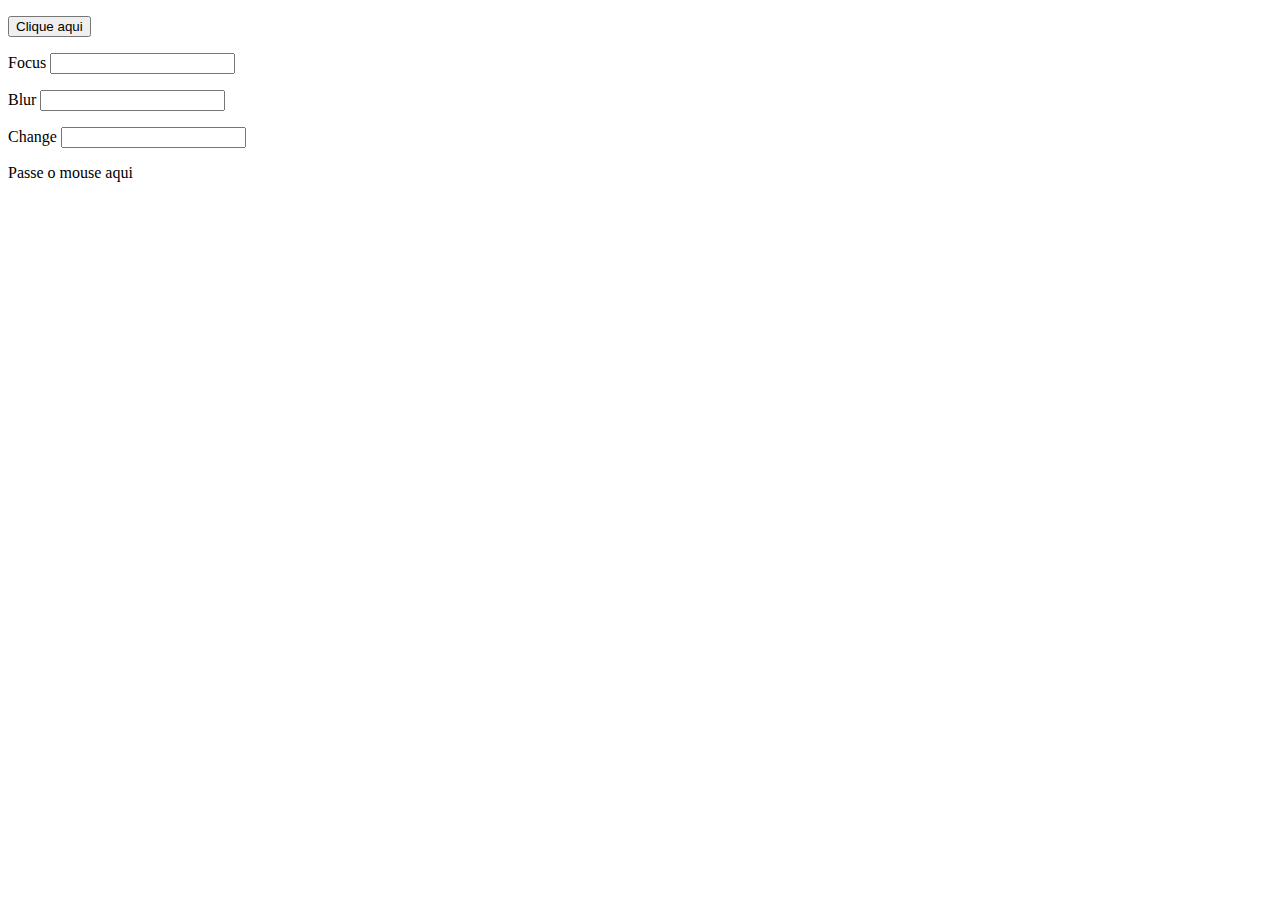
<file: exemplos/index.html>
<!DOCTYPE html>
<html lang="en">

<head>
    <meta charset="UTF-8">
    <meta name="viewport" content="width=device-width, initial-scale=1.0">
    <title>Document</title>
</head>

<body>

    <p><button onclick="cliqueAqui()">Clique aqui</button>
    </p>

    <p>Focus
        <input type="text" onfocus="focar()">
    </p>

    <p>Blur
        <input type="text" onblur="borrar()">
    </p>

    <p>Change
        <input type="text" onchange="Mudar()">
    </p>

    <p onmouseover="Mouse()">Passe o mouse aqui</p>


    <script src="eventos.js"></script>

</body>

</html>
</file>
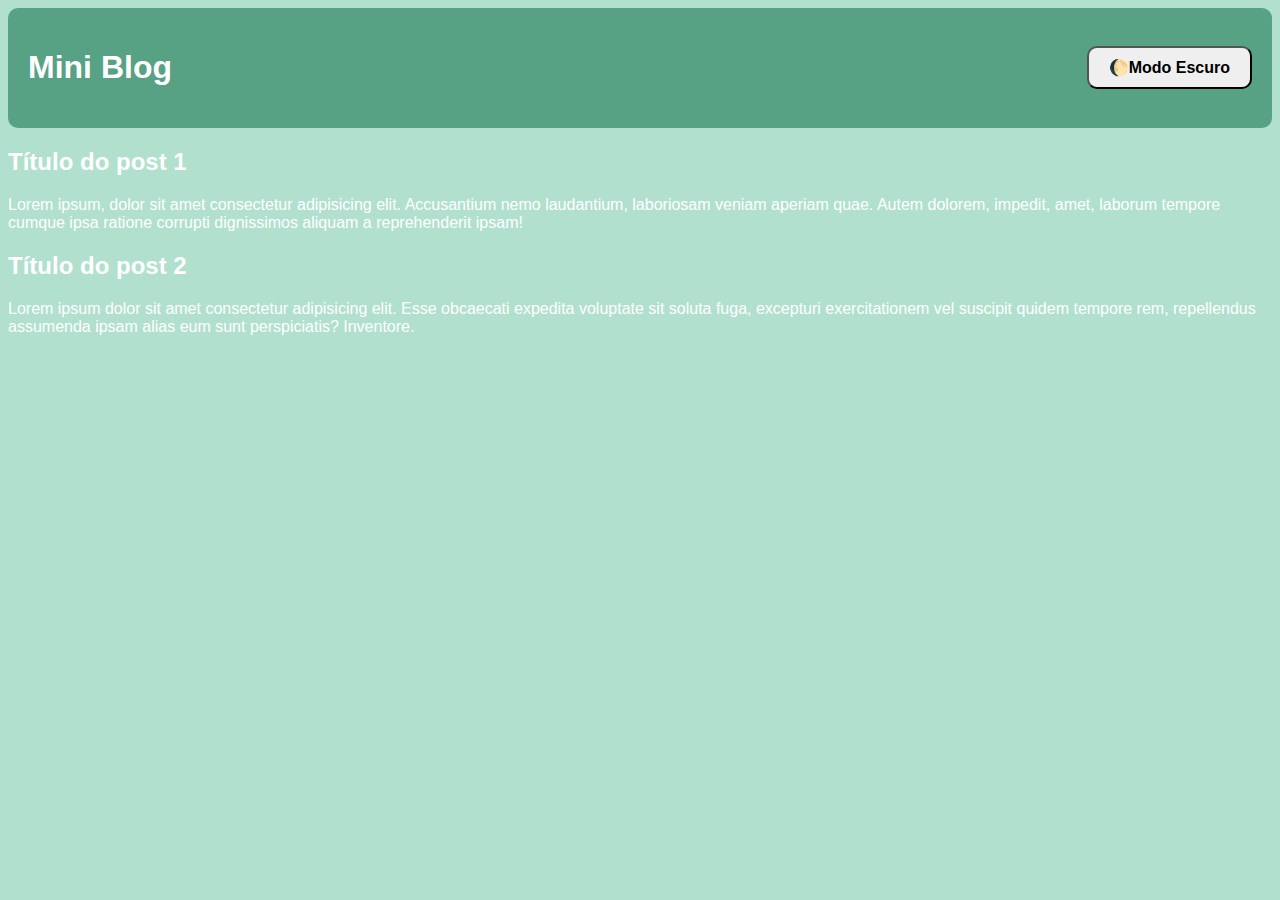
<file: exercicios/index.html>
<!DOCTYPE html>
<html lang="en">
<head>
    <meta charset="UTF-8">
    <meta name="viewport" content="width=device-width, initial-scale=1.0">
    <title>Document</title>
    <link rel="stylesheet" href="style6.css">
</head>
<body>
    <header> <nav>
        <h1>Mini Blog</h1>
    <button onclick="darkMode()">🌔Modo Escuro</button>
    </nav></header>
   
 
    <h2>Título do post 1 </h2>
    <p>Lorem ipsum, dolor sit amet consectetur adipisicing elit. Accusantium nemo laudantium, laboriosam veniam aperiam quae. Autem dolorem, impedit, amet, laborum tempore cumque ipsa ratione corrupti dignissimos aliquam a reprehenderit ipsam!</p>
 
    <h2>Título do post 2</h2>
    <p>Lorem ipsum dolor sit amet consectetur adipisicing elit. Esse obcaecati expedita voluptate sit soluta fuga, excepturi exercitationem vel suscipit quidem tempore rem, repellendus assumenda ipsam alias eum sunt perspiciatis? Inventore.</p>
 
 
 
    <script src="script.js"></script>
</body>
</html>
</file>
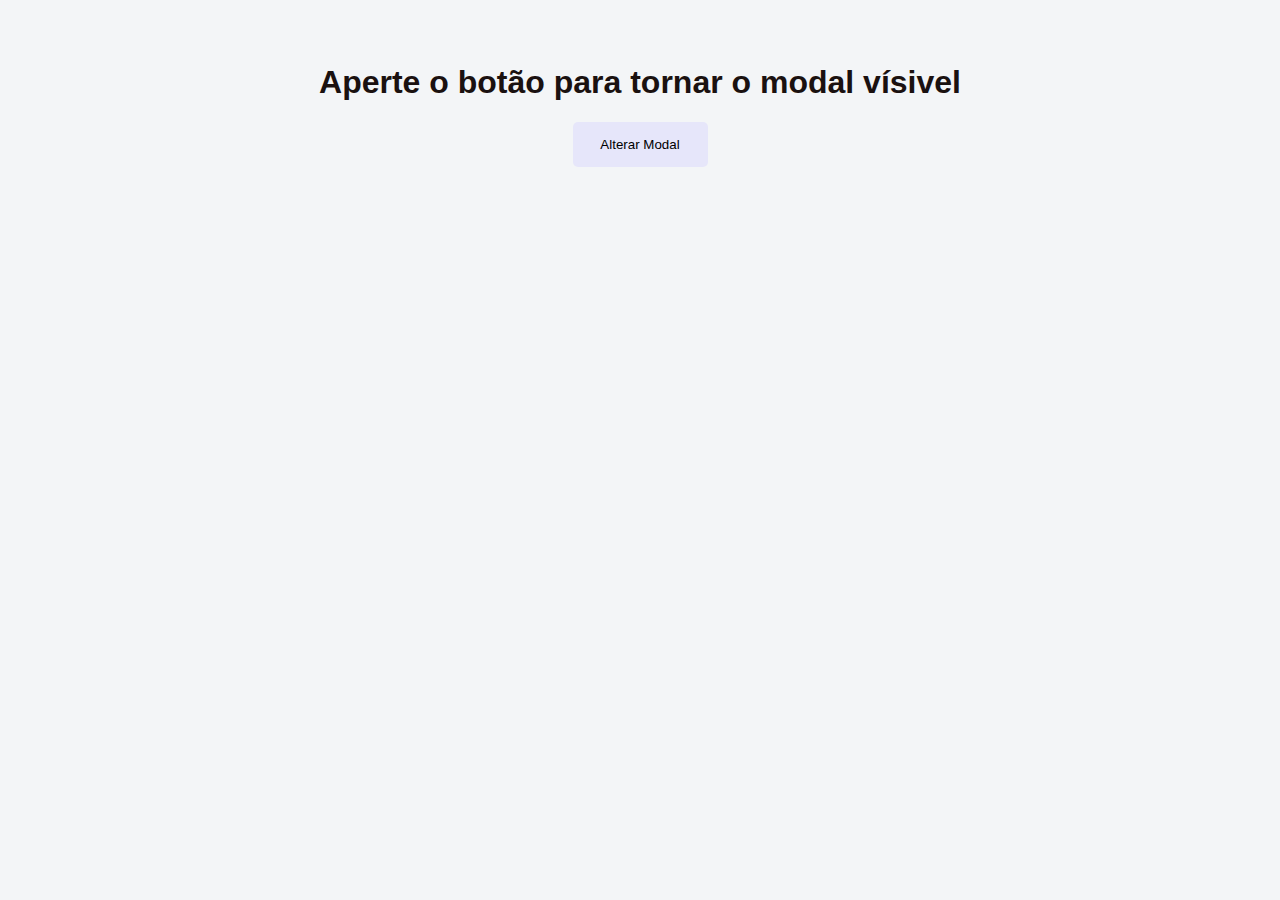
<file: exemplos/modal/index.html>
<!DOCTYPE html>
<html lang="en">
<head>
    <meta charset="UTF-8">
    <meta name="viewport" content="width=device-width, initial-scale=1.0">
    <title>Document</title>
    <link rel="stylesheet" href="style.css">
</head>
<body>

    <h1 class="title">Aperte o botão para tornar o modal vísivel</h1>

    <div class="modal">
        <div class="content">
            <h1 class="title">Olá,sou um modal</h1>
            <p class="text">Você pode me fechar clicando fora desta área</p>
            <button class="btnFechar">Clique aqui para fechar</button>
        </div>
    </div>

    <button class="modalBnt">Alterar Modal </button>


    <script src="java.js"></script>
</body>
</html>
</file>
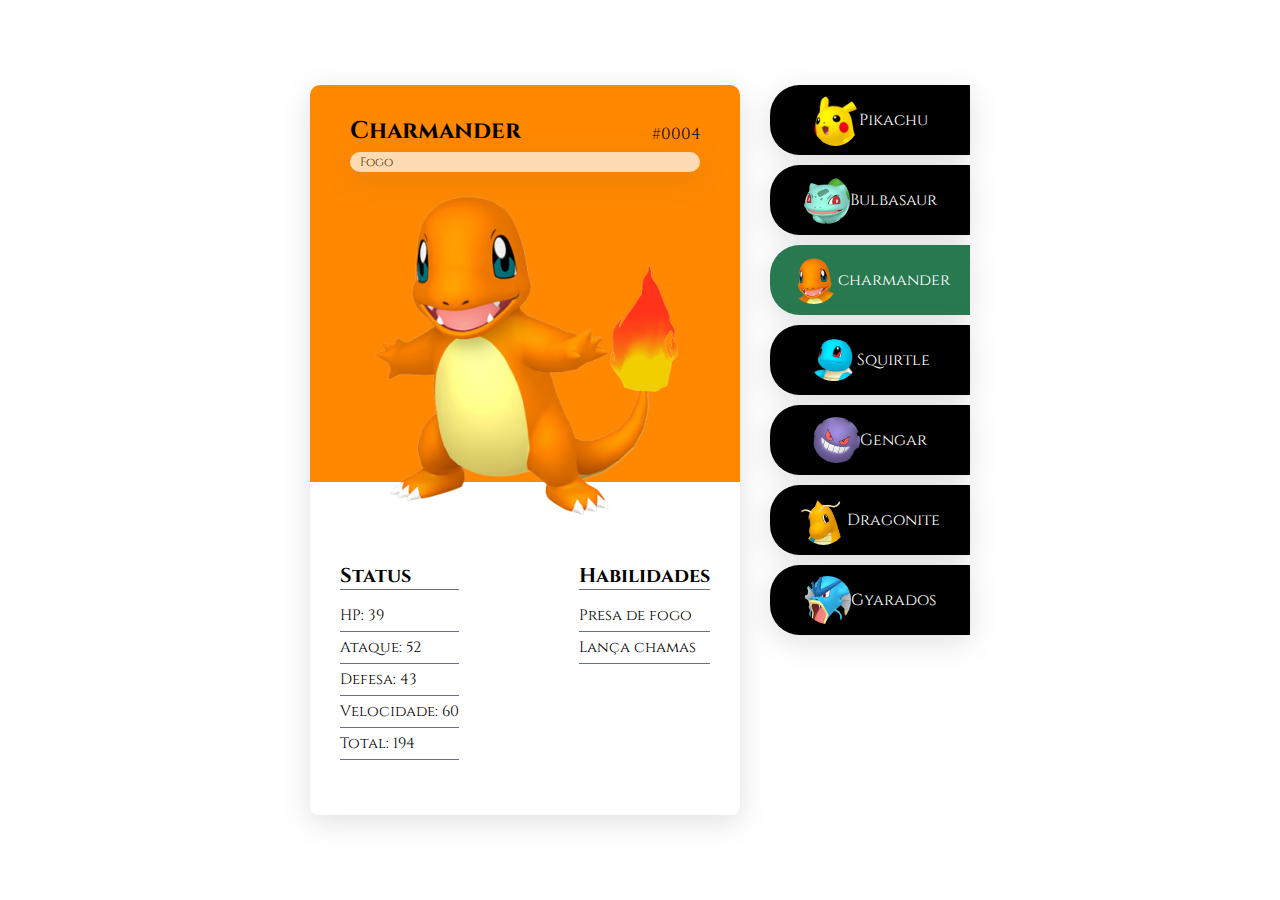
<file: pokemon/src/index.html>
<!DOCTYPE html>
<html lang="en">
<head>
    <meta charset="UTF-8">
    <meta name="viewport" content="width=device-width, initial-scale=1.0">
    <title>Document</title>
    <link rel="stylesheet" href="css/global.css">
    <link rel="stylesheet" href="css/reset.css">
    <link rel="stylesheet" href="css/card.css">
    <link rel="stylesheet" href="css/list.css">
    <link rel="stylesheet" href="css/responsive.css">
</head>
<body>
    <div class="pokedex">


        <!-- pikachu -->
        <div class="pokemon-cards">
            <div class="pokemon-card electric-type" id="pikachu-card">
                <div class="card-top">
                    <div class="details">
                        <h2 class="name">Pikachu</h2>
                        <span>#0025</span>
                    </div>
                    <div class="type">Elétrico</div>
                    <div class="card-img">
                        <img src="images/pikachu.png" alt="pikachu">
                    </div>
                </div>
                <div class="card-info">
                    <div class="status">
                        <h3>Status</h3>
                        <ul>
                            <li>HP: 35</li>
                            <li>Ataque: 55</li>
                            <li>Defesa: 40</li>
                            <li>Velocidade: 90</li>
                            <li>Total: 200</li>
                        </ul>
                    </div>
                    <div class="ability">
                        <h3>Habilidades</h3>
                        <ul>
                            <li>Cabeçada</li>
                            <li>Choque do Trovão</li>
                        </ul>
                    </div>
                </div>
            </div>
 
            <!-- bulbasauro -->
            <div class="pokemon-card grass-type" id="bulbasaur-card">
                <div class="card-top">
                    <div class="details">
                        <h2 class="name">Bulbasauro</h2>
                        <span>#0001</span>
                    </div>
                    <div class="type">Grama</div>
                    <div class="card-img">
                        <img src="images/bulbasaur.png" alt="bulbasaur">
                    </div>
                </div>
                <div class="card-info">
                    <div class="status">
                        <h3>Status</h3>
                        <ul>
                            <li>HP: 45</li>
                            <li>Ataque: 49</li>
                            <li>Defesa: 49</li>
                            <li>Velocidade: 45</li>
                            <li>Total: 188</li>
                        </ul>
                    </div>
                    <div class="ability">
                        <h3>Habilidades</h3>
                        <ul>
                            <li>Folha Navalha</li>
                            <li>Bomba de Semente</li>
                        </ul>
                    </div>
                </div>
            </div>
 
            <!-- charmander -->
            <div class="pokemon-card fire-type open" id="charmander-card">
                <div class="card-top">
                    <div class="details">
                        <h2 class="name">Charmander</h2>
                        <span>#0004</span>
                    </div>
                    <div class="type">Fogo</div>
                    <div class="card-img">
                        <img src="images/charmander.png" alt="charmander">
                    </div>
                </div>
                <div class="card-info">
                    <div class="status">
                        <h3>Status</h3>
                        <ul>
                            <li>HP: 39</li>
                            <li>Ataque: 52</li>
                            <li>Defesa: 43</li>
                            <li>Velocidade: 60</li>
                            <li>Total: 194</li>
                        </ul>
                    </div>
                    <div class="ability">
                        <h3>Habilidades</h3>
                        <ul>
                            <li>Presa de fogo </li>
                            <li>Lança chamas</li>
                        </ul>
                    </div>
                </div>
            </div>
 
            <!-- squirtle -->
            <div class="pokemon-card water-type" id="squirtle-card">
                <div class="card-top">
                    <div class="details">
                        <h2 class="name">Squirtle</h2>
                        <span>#0007</span>
                    </div>
                    <div class="type">Água</div>
                    <div class="card-img">
                        <img src="images/squirtle.png" alt="squirtle">
                    </div>
                </div>
                <div class="card-info">
                    <div class="status">
                        <h3>Status</h3>
                        <ul>
                            <li>HP: 44</li>
                            <li>Ataque: 48</li>
                            <li>Defesa: 65</li>
                            <li>Velocidade: 43</li>
                            <li>Total: 200</li>
                        </ul>
                    </div>
                    <div class="ability">
                        <h3>Habilidades</h3>
                        <ul>
                            <li>Cauda de água</li>
                            <li>revolver d'água</li>
                        </ul>
                    </div>
                </div>
            </div>
 
            <!-- gengar -->
            <div class="pokemon-card ghost-type" id="gengar-card">
                <div class="card-top">
                    <div class="details">
                        <h2 class="name">Gengar</h2>
                        <span>#0094</span>
                    </div>
                    <div class="type">Fantasma</div>
                    <div class="card-img">
                        <img src="images/gengar.png" alt="gengar">
                    </div>
                </div>
                <div class="card-info">
                    <div class="status">
                        <h3>Status</h3>
                        <ul>
                            <li>HP: 60</li>
                            <li>Ataque: 65</li>
                            <li>Defesa: 60</li>
                            <li>Velocidade: 100</li>
                            <li>Total: 295</li>
                        </ul>
                    </div>
                    <div class="ability">
                        <h3>Habilidades</h3>
                        <ul>
                            <li>Sombra noturna</li>
                            <li>Passessão</li>
                        </ul>
                    </div>
                </div>
            </div>
 
            <!-- dragonite -->
            <div class="pokemon-card dragon-type" id="dragonite-card">
                <div class="card-top">
                    <div class="details">
                        <h2 class="name">Dragonite</h2>
                        <span>#0149</span>
                    </div>
                    <div class="type">Dragão</div>
                    <div class="card-img">
                        <img src="images/dragonite.png" alt="dragonite">
                    </div>
                </div>
                <div class="card-info">
                    <div class="status">
                        <h3>Status</h3>
                        <ul>
                            <li>HP: 91</li>
                            <li>Ataque: 134</li>
                            <li>Defesa: 95</li>
                            <li>Velocidade: 80</li>
                            <li>Total: 400</li>
                        </ul>
                    </div>
                    <div class="ability">
                        <h3>Habilidades</h3>
                        <ul>
                            <li>Dança do Dragão</li>
                            <li>Ultraje</li>
                        </ul>
                    </div>
                </div>
            </div>

 
            <!-- Gyarados -->
            <div class="pokemon-card fly-type" id="gyarados-card">
                <div class="card-top">
                    <div class="details">
                        <h2 class="name">Gyarados</h2>
                        <span>#0130</span>
                    </div>
                    <div class="type">Água</div>
                    <div class="card-img">
                        <img src="images/gyarados.png" alt="gyarados">
                    </div>
                </div>
                <div class="card-info">
                    <div class="status">
                        <h3>Status</h3>
                        <ul>
                            <li>HP: 95</li>
                            <li>Ataque: 125</li>
                            <li>Defesa: 79</li>
                            <li>Velocidade: 81</li>
                            <li>Total: 380</li>
                        </ul>
                    </div>
                    <div class="ability">
                        <h3>Habilidades</h3>
                        <ul>
                            <li>Intimidação</li>
                            <li>Habilidades Oculta</li>
                        </ul>
                    </div>
                </div>
            </div>
 
        </div>
 
        <nav class="listagem">
            <ul>
 
                <li class="pokemon" id="pikachu">
                    <img src="images/cabeca-pikachu.png" alt="pikachu">
                    <span>Pikachu</span>
                </li>
 
 
                <li class="pokemon" id="bulbasaur">
                    <img src="images/cabeca-bulbasaur.png" alt="bulbasaur">
                    <span>Bulbasaur</span>
                </li>
 
                <li class="pokemon ativo" id="charmander">
                    <img src="images/cabeca-charmander.png" alt="Charmander">
                    <span>charmander</span>
                </li>
 
                <li class="pokemon" id="squirtle">
                    <img src="images/cabeca-squirtle.png" alt="Squirtle">
                    <span>Squirtle</span>
                </li>
 
                <li class="pokemon" id="gengar">
                    <img src="images/cabeca-gengar.png" alt="Gengar">
                    <span>Gengar</span>
                </li>
 
                <li class="pokemon" id="dragonite">
                    <img src="images/cabeca-dragonite.png
                    " alt="dragonite">
                  <span>Dragonite</span>
                </li>
 
                <li class="pokemon" id="gyarados">
                    <img src="images/cabeca-gyarados.png" alt="Gyarados">
                    <span>Gyarados</span>
                </li>
 
 
 
            </ul>
        </nav>
    </div>
 
   <script src="js/script.js"></script>
</body>
</html>
</file>
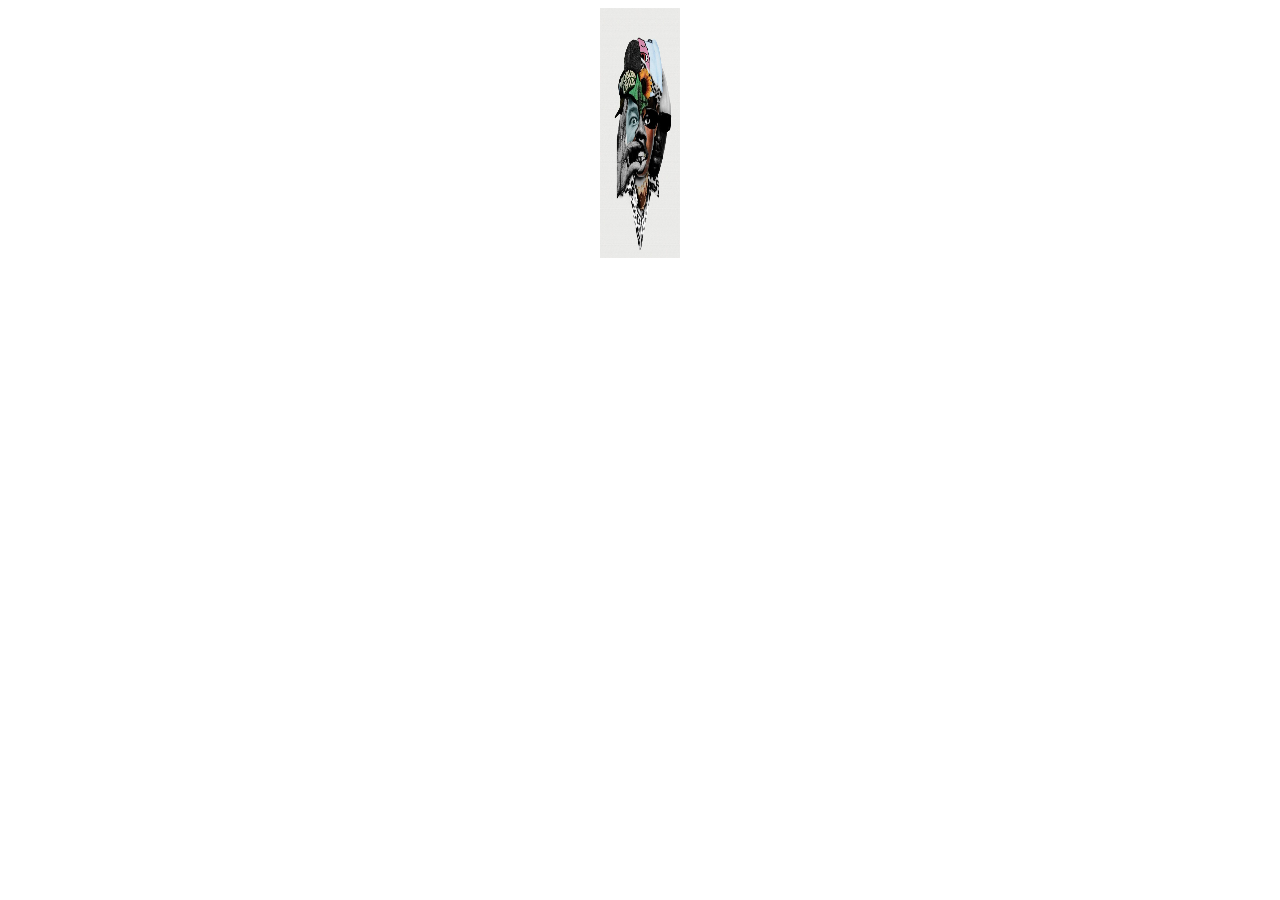
<file: exemplos/carrosel.html>
<!DOCTYPE html>
<html lang="en">
<head>
    <meta charset="UTF-8">
    <meta name="viewport" content="width=device-width, initial-scale=1.0">
    <title>Document</title>
    <link rel="stylesheet" href="carrosel.css">
</head>
<body>
    

    <div id="slider">
        <img class="selected"  src="images2/download (12).jpg" alt="tyler">
        <img   src="images2/download (13).jpg" alt="ye">
        <img   src="images2/download (14).jpg" alt="frank">
    </div>


    <script src="carrosel.js"></script>
</body>
</html>
</file>
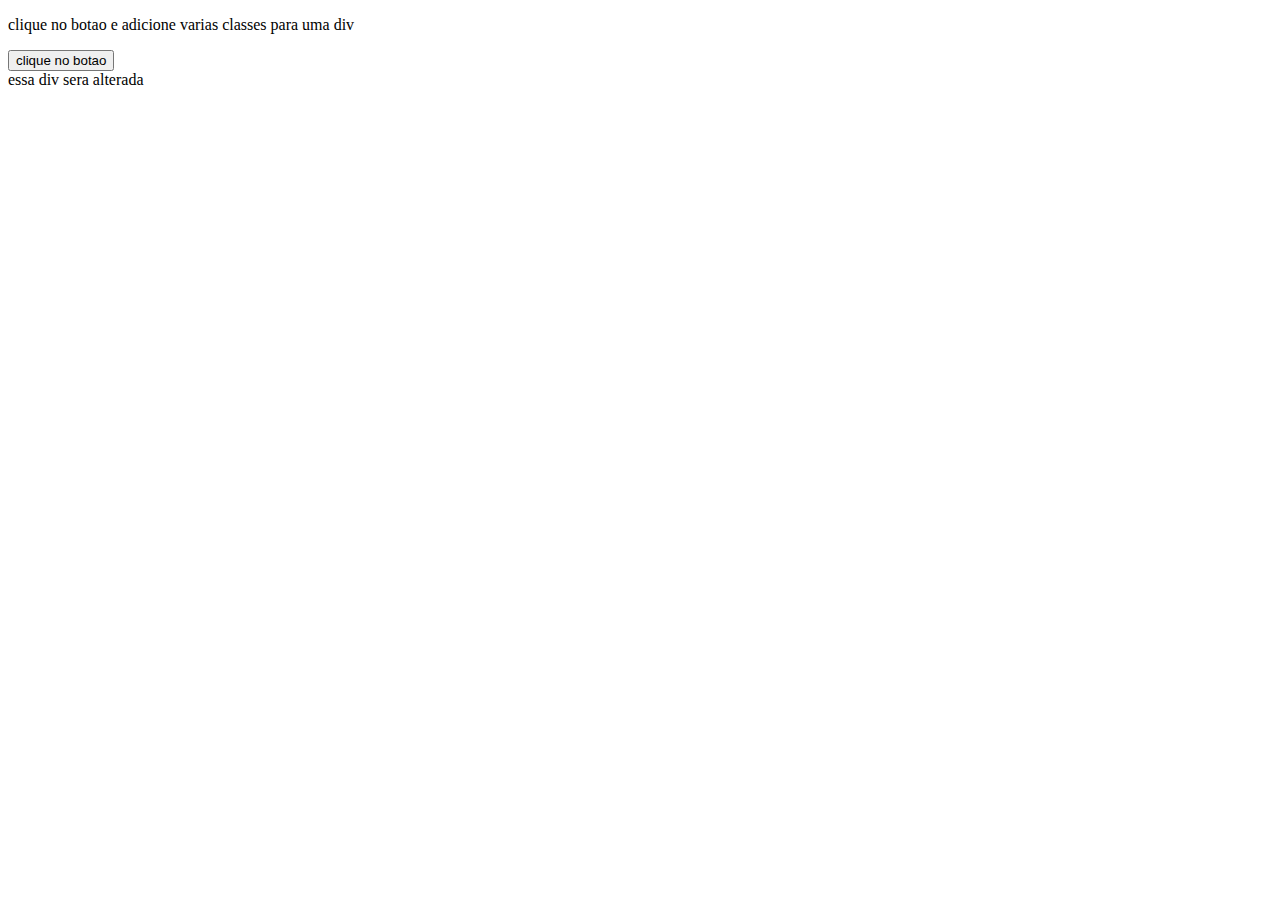
<file: exemplos/classlist.html>
<!DOCTYPE html>
<html lang="en">
<head>
    <meta charset="UTF-8">
    <meta name="viewport" content="width=device-width, initial-scale=1.0">
    <title>Document</title>
    <link rel="stylesheet" href="classlist.css">
</head>
<body>
    
    <p>clique no botao e adicione varias classes para uma div</p>
 
    <button>clique no botao</button>
    <div id="minhaDiv">
        essa div sera alterada
    </div>
 

    <script src="classlist.js"></script>
</body>
</html>
</file>
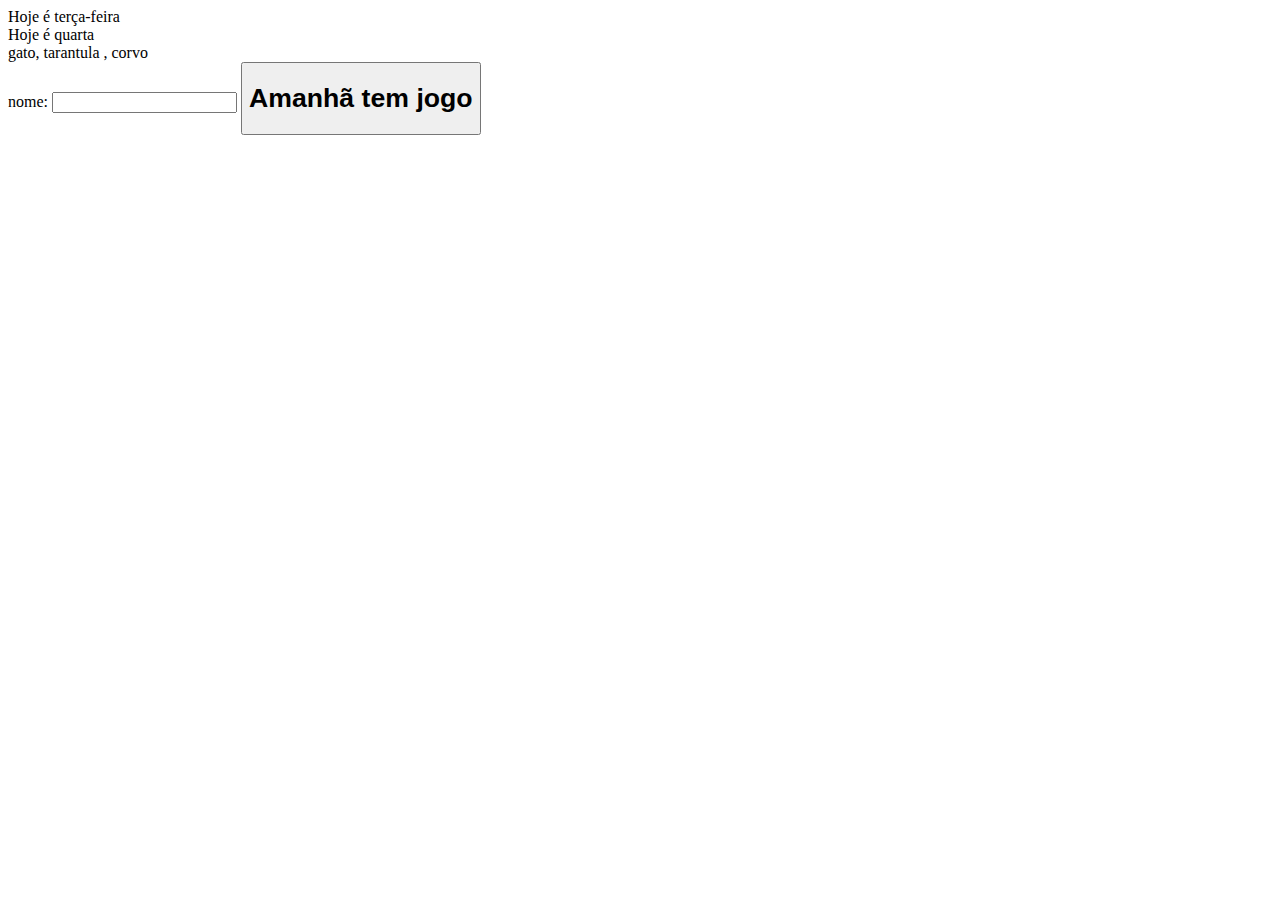
<file: exemplos/dom.html>
<!DOCTYPE html>
<html lang="en">
<head>
    <meta charset="UTF-8">
    <meta name="viewport" content="width=device-width, initial-scale=1.0">
    <title>Document</title>
</head>
<body>
    
    <div id="exemplo">fulano</div>

    <div class="lista"> cachorro, papagaio, lagarto</div>
    <div class="lista"> gato, tarantula , corvo</div>

    nome: <input type="text">
    <button>teste</button>






    <script src="dom.js"></script>
</body>
</html>
</file>
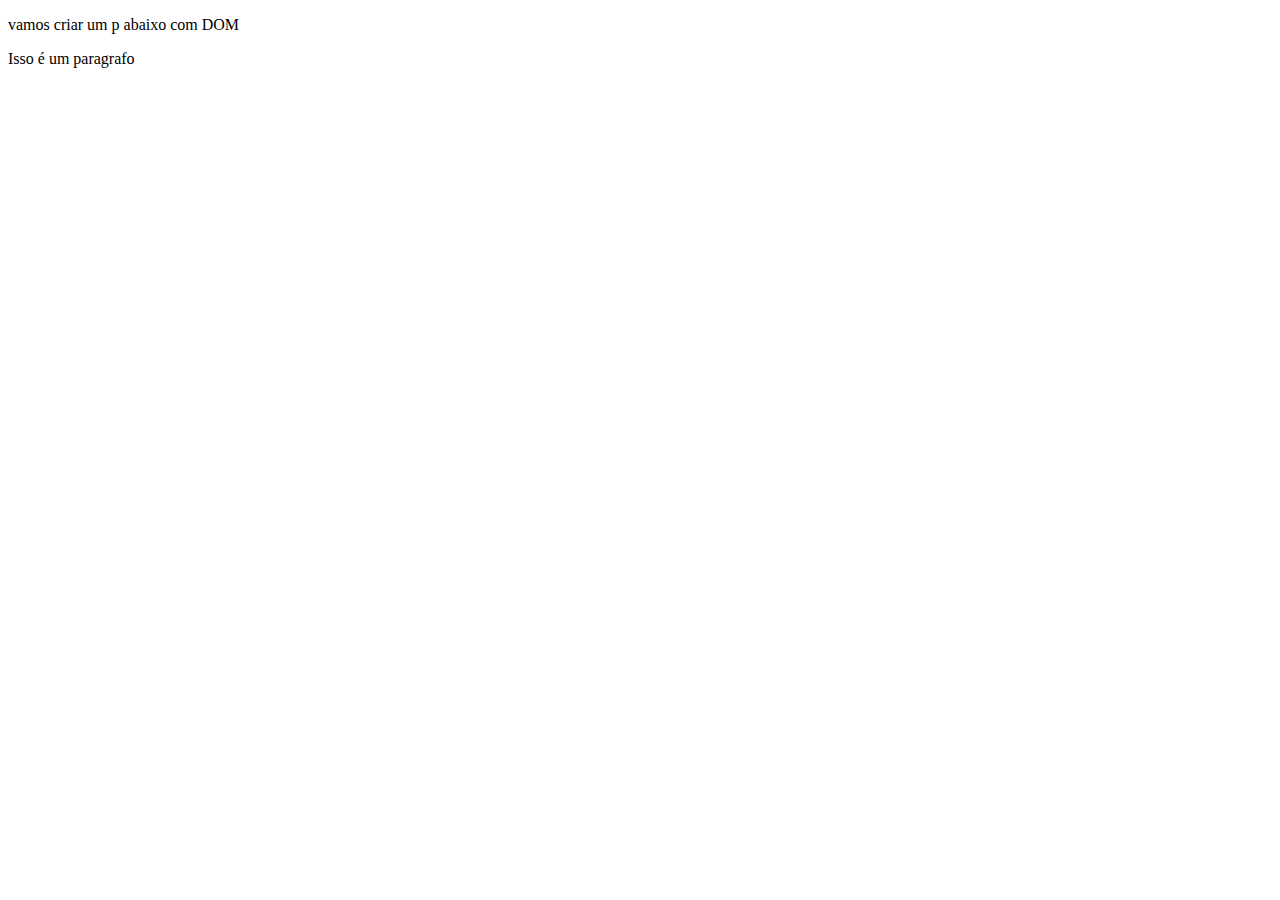
<file: exemplos/elementos.html>
<!DOCTYPE html>
<html lang="en">
<head>
    <meta charset="UTF-8">
    <meta name="viewport" content="width=device-width, initial-scale=1.0">
    <title>Document</title>
</head>
<body>
    <p>vamos criar um p abaixo com DOM</p>

    


    <script src="elementos.js"></script>
</body>
</html>
</file>
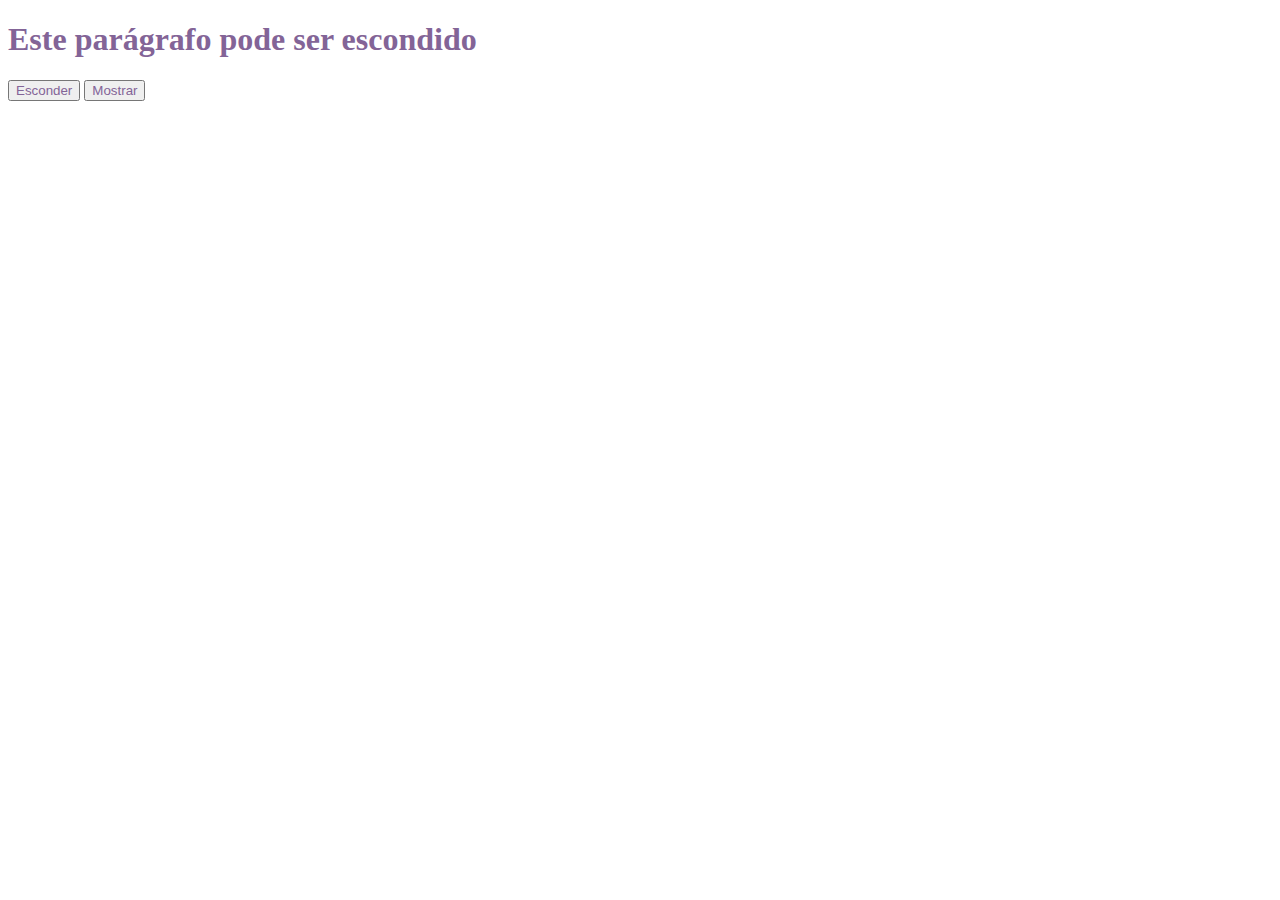
<file: exemplos/hhh.html>
<!DOCTYPE html>
<html lang="en">
<head>
    <meta charset="UTF-8">
    <meta name="viewport" content="width=device-width, initial-scale=1.0">
    <title>Document</title>
</head>
<body>


    <h1 style="color: rgb(131, 100, 151);">Este parágrafo pode ser escondido</h1 > 

    <button id="esconder";" style="color:rgb(131, 100, 151);">Esconder</button> 
    <button id="mostrar" style="color:rgb(131, 100, 151);">Mostrar</button>


    <script src="hhh.js"></script>
</body>
</html
</file>
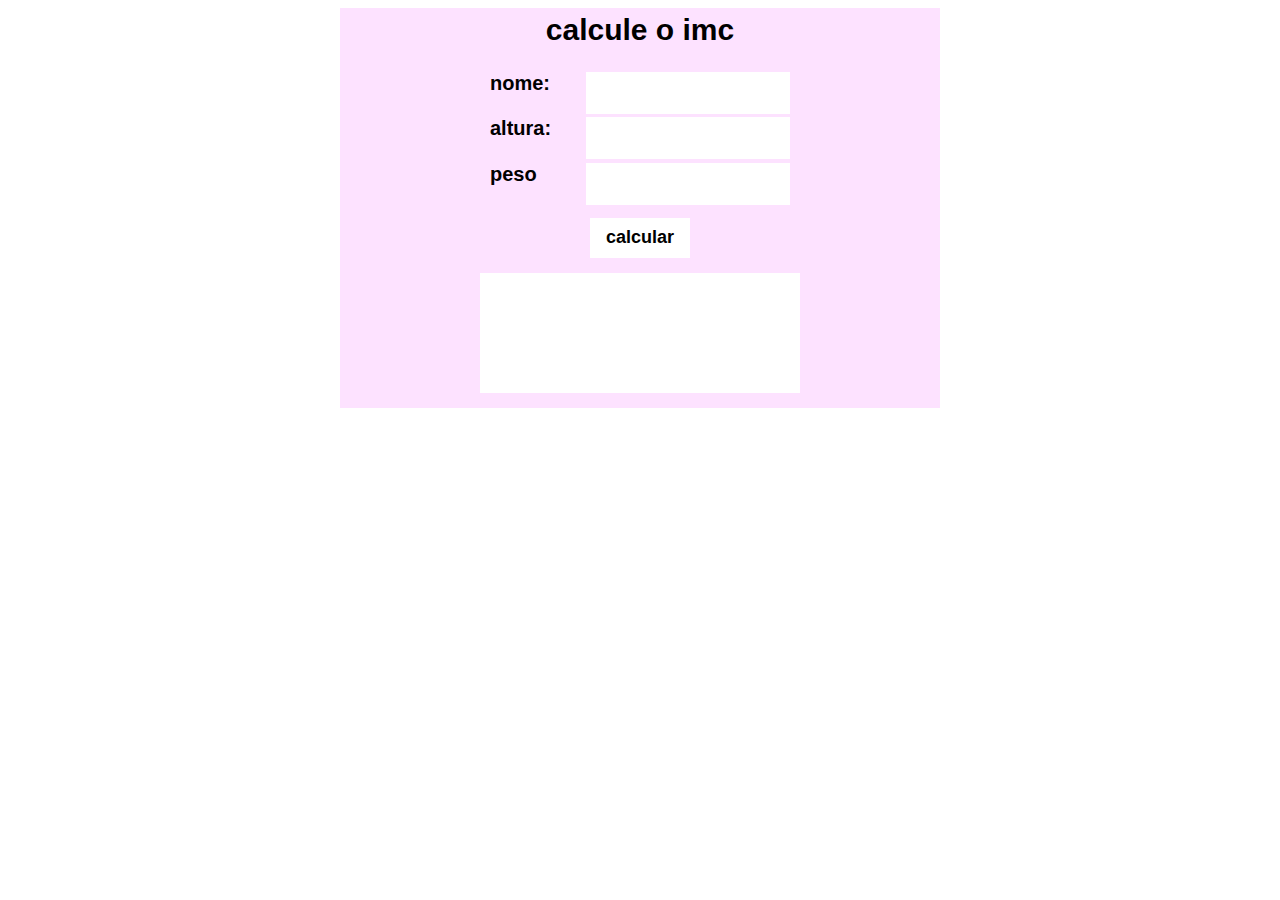
<file: exemplos/imc.html>
<!DOCTYPE html>
<html lang="en">

<head>
    <meta charset="UTF-8">
    <meta name="viewport" content="width=device-width, initial-scale=1.0">
    <title>Document</title>
    <link rel="stylesheet" href="imc.css">
</head>

<body>

    <div class="container">
        <div class="title"> calcule o imc</div>

        <div class="input"><label>nome:</label>

            <input type="text" id="nome">
        </div>

        <div class="input">
            <label>altura:</label>

            <input type="number" id="altura">
        </div>

        <div class="input">
            <label>peso</label>

            <input type="number" id="peso">
        </div>

        <button id="calcular" onclick="imc()">calcular</button>
        <div class="result" id="resultado">

        </div>
    </div>




    <script src="imc.js"></script>
</body>

</html>
</file>
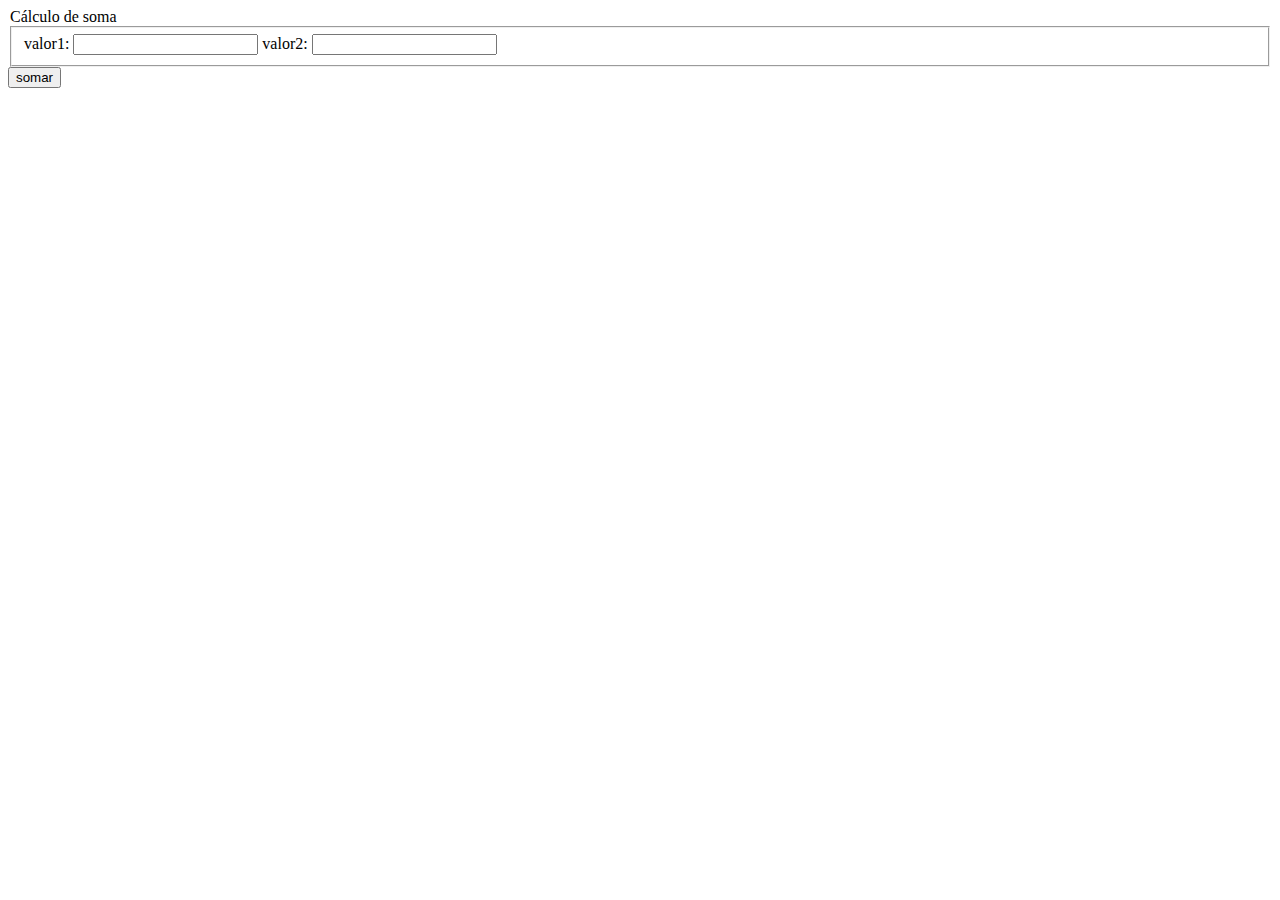
<file: exemplos/index.3.html>
<!DOCTYPE html>
<html lang="en">

<head>
    <meta charset="UTF-8">
    <meta name="viewport" content="width=device-width, initial-scale=1.0">
    <title>Document</title>
</head>

<body>


    <legend>Cálculo de soma</legend>


    <fieldset>
    valor1: <input type="Number" id="valor1">

    valor2: <input type="Number" id="valor2">
    </fieldset>

    <button onclick="somarValores()">somar</button>




    <p id="resultado" </p>

        <script src="java.3.js"> </script>
</body>

</html>
</file>
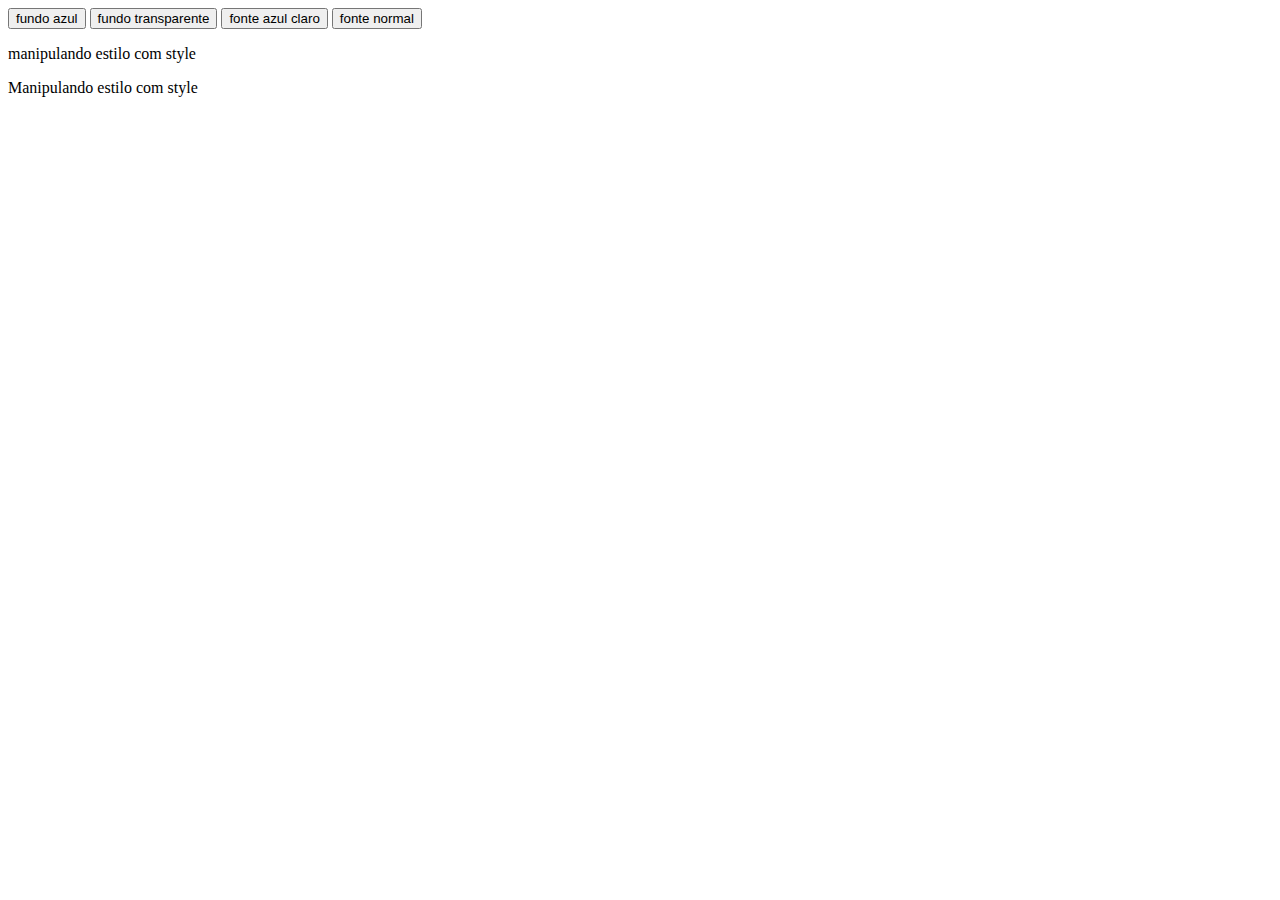
<file: exemplos/style.html>
<!DOCTYPE html>
<html lang="en">
<head>
    <meta charset="UTF-8">
    <meta name="viewport" content="width=device-width, initial-scale=1.0">
    <title>Document</title>

</head>
<body>
    <button onclick="fundoAzul()">fundo azul</button>
    <button onclick="fundoTrans()">fundo transparente</button>
    <button onclick="corAzul()">fonte azul claro</button>
    <button onclick="fonteNormal()">fonte normal</button>
    <p>manipulando estilo com style</p>
 
    
    <p>Manipulando estilo com style</p>

    <script src="style.js"></script>
</body>
</html>
</file>
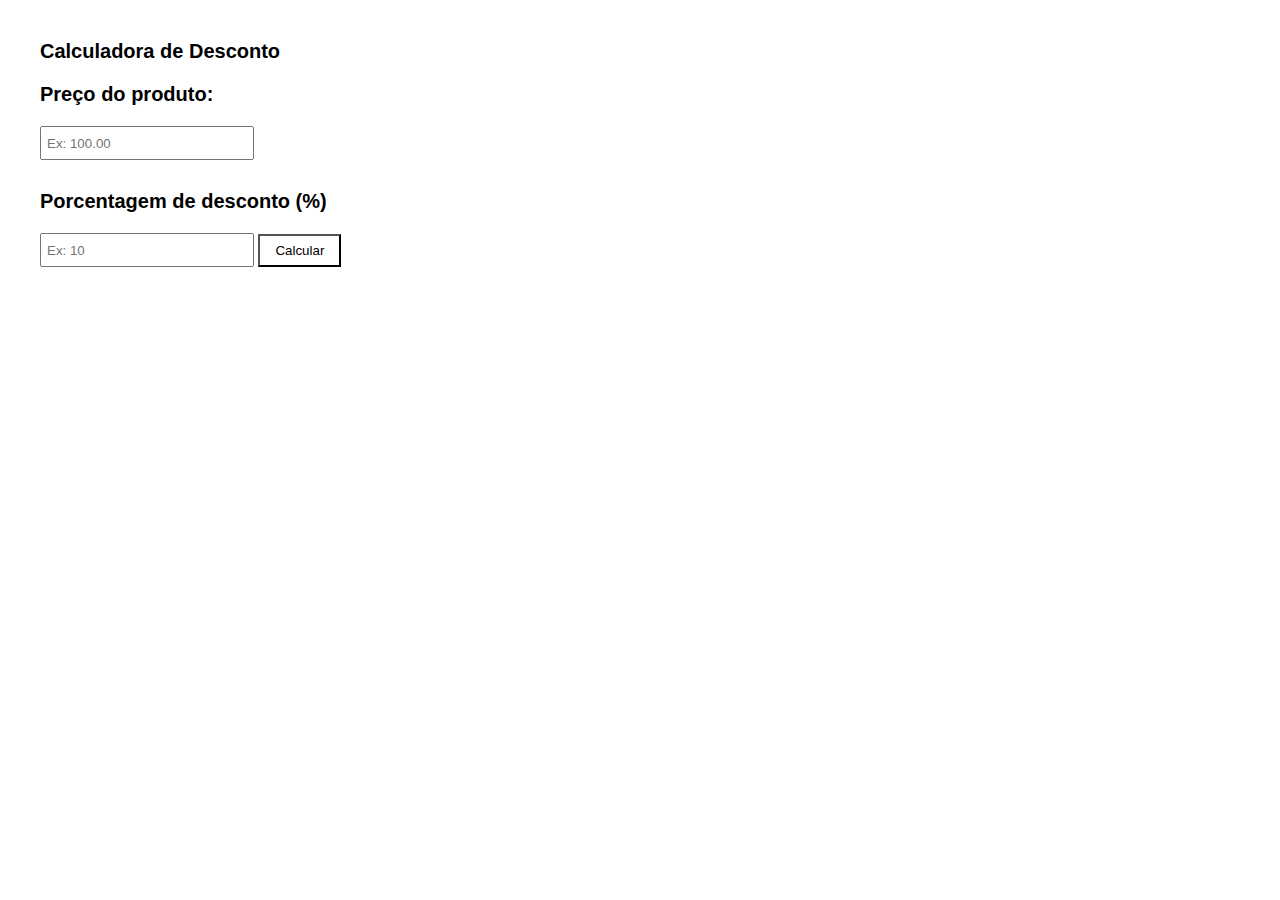
<file: exercicios/desconto.html>
<!DOCTYPE html>
<html lang="en">

<head>
    <meta charset="UTF-8">
    <meta name="viewport" content="width=device-width, initial-scale=1.0">
    <title>Document</title>
</head>
<body>
    <style>
        body {
            font-family: Arial, sans-serif;
            margin: 40px;
        }
        input {
            margin-bottom: 10px;
            padding: 5px;
            width: 200px;
            height: 20px;
        }
        button {
            padding: 7px 15px;
            background-color: white;
            
        }
        #resultado {
            margin-top: 20px;
            font-weight: bold;
      
        }
        label{ 
            font-weight: bold;
            font-size: 20px;
        }
        p{
            font-size: 20px;
            font-weight: bold;
        }
    </style>
    <label>Calculadora de Desconto</label>
    <p>Preço do produto:</p>
    <input type="text" id="preco" placeholder="Ex: 100.00" >

    <p>Porcentagem de desconto (%)</p>
    <input type="text" id="desconto"placeholder="Ex: 10 ">

    <button onclick="calcularDesconto()">Calcular</button>

    <div id="resultado"></div>


    <script src="desconto.js"></script>
    
</body>

</html>
</file>
<file: exercicios/style6.css>
body{
    font-family: Arial, Helvetica, sans-serif;
    background-color: #b1e0ce;
    color: rgb(255, 255, 255);
    transition: 0.3s;
}
header nav {
    display: flex;
    justify-content: space-between;
    align-items: center;
    padding: 20px ;
    background-color: #57a185;
    color: white;
    border-radius: 10px;
}
 
button {
    padding: 10px 20px;
    cursor: pointer;
    border-radius: 10px;
    font-size: 16px;
    font-weight: bold;

}
 
.dark{
    background-color: #121212;
    color: white;
}
</file>
<file: exemplos/modal/style.css>
body{
    margin: 0;
    padding: 0;
    background-color: #f3f5f7;
    display: flex;
    flex-direction: column;
    justify-content: center;
    align-items: center;
    font-family: Arial, Helvetica, sans-serif;
}
.title{
    color: #1a1110;
    margin-top: 5%;
}
.modalBnt, .btnfechar{
    height: 5vh;
    min-height: 30px;
    width: 15vh;
    min-width: 130px;
    border-radius: 5px;
    background-color: lavender;
    border: none;
}

.text{
    font-size: 15px;
}
 
.modal{
    display: none;
    position: fixed;
    z-index: 1;
    left: 0;
    top: 0;
    width: 100%;
    height: 100%;
    background-color: lavender;
}

.modal .content{
    background-color: #d3d3d3;
    margin: 15% auto;
    padding: 20px;
    border-radius: 5px;
    width: 40%;
    display: flex;
    flex-direction: column;
    align-items: center;


}
</file>
<file: pokemon/src/css/global.css>
@import url('https://fonts.googleapis.com/css2?family=Cinzel:wght@400..900&family=Press+Start+2P&display=swap');
body{
    font-family: "Cinzel", serif;
    min-height: 100vh;
;
    display: flex;
    align-items: center;
    justify-content: center;
}

 .pokedex{
    display: flex;
    gap: 30px;
  
 }
</file>
<file: pokemon/src/css/card.css>
.pokemon-card{
    box-shadow: rgba(100,100,111,0.2) 0px 7px 29px 0px;
    border-radius: 10px;
    display: none;
}
.pokemon-card .card-top{
    padding: 30px 40px;
}
.pokemon-card .name{
    margin-bottom: 5px;
}
.pokemon-card .type{
    font-size: 12px;
    background-color: #fff;
    opacity: 0.7;
    border-radius: 10px;
    padding: 2px 10px;
    box-shadow: rgba(100,100,111,0.2) 0px 7px 29px 0px;
}
.pokemon-card .details{
    color:black;
    display: flex;
    justify-content: space-between;
    align-items: center;
}
.pokemon-card .card-img{
    width: 350px;
    height: 350px;
}
.pokemon-card img{
    max-height: 100%;
}
.pokemon-card .card-info{
    display: flex;
    justify-content: space-between;
    background-color: #fff;
    padding: 80px 30px 50px;
    margin-top: -70px;
    border-bottom-left-radius: 8px;
    border-bottom-right-radius: 8px;
}
.pokemon-card .card-info h3{
    font-size: 20px;
    margin-bottom: 15px;
    border-bottom: 1px solid #6b727a;
}
.pokemon-card .card-info .ability .status{
    padding: 0px;
    width: 180px;
}
.pokemon-card .card-info .ability ul li{
    border-bottom: 1px solid #6b727a;
    padding: 0px 0px 5px;
    margin-bottom: 5px;
    font-size: 15px;
}
.pokemon-card .card-info .status ul li{
    border-bottom: 1px solid #6b727a;
    padding: 0px 0px 5px;
    margin-bottom: 5px;
    font-size: 15px;
}
.pokemon-card.open{
    display: block;
}

.electric-type{
    background-color: #ffd500;
}
.grass-type{
background-color:#95d5b2;
}
.fire-type {
background-color: #ff8800;
}
.water-type{
 background-color: #90e0ef;
}
.ghost-type{
 background-color: #7251b5;
}
.dragon-type{
 background-color: #fad643;
}
.fly-type{
   background-color: #226aa5;
}
</file>
<file: pokemon/src/css/list.css>
.listagem{
    max-width: 200px;
}
 
.listagem .pokemon{
    display: flex;
    align-items: center;
    justify-content: center;
    margin-bottom: 10px;
    background-color: #000000;
    color: #fff;
    padding: 0 5px;
    border-top-left-radius: 30px;
    border-bottom-left-radius: 30px;
    transition: 0.15 ease-in-out;
    box-shadow: rgba(100,100,111,0.2) 0px 7px 29px 0px;
    min-height: 70px;
}

 
.listagem .pokemon.pokemon:hover{
   transform: scale(1.10);
}
.listagem .pokemon img{
    width: 25%;
    border-radius: 50%;
}

.listagem .pokemon.ativo{
    background-color:#297950;
}
</file>
<file: pokemon/src/css/responsive.css>
@media(max-width:750px){
    body{
        font-size: 12px;
    }
    .pokedex{
        flex-direction: column;
        padding: 30px 0;
    }
    .pokemon .card{
      max-width: 300px;
    }
    .pokemon-card .card-img{
        width: 200px;
        height: 200px;
    }
}
</file>
<file: exemplos/carrosel.css>
body{
    display: flex;
    justify-content: center;
    align-items: center;
}

#slider{
        width: 80px;
        max-width: 900px;
        height: 250vw;
        max-height: 250px;
        position: relative;
}

#slider img{
    width: 100%;
    height: 100%;
    opacity: 0;
    transition: opacity 880ms;
}

#slider img.selected{
    opacity: 1;
    
}
</file>
<file: exemplos/classlist.css>
.classe1{
    width: 80px;
    height: 50px;
    padding: 100px;
    border: 200px  green;
   
   
}
.classe2{
    background-color: grey;
    color: aqua;
   
}
.classe3{
    text-transform: uppercase;
    text-align: center;
    font-size: 10px;
    background-color:lightseagreen ;
}
</file>
<file: exemplos/imc.css>
body{
    display: flex;
    justify-content: center;
    align-items: center;
    font-family: Arial, Helvetica, sans-serif;
}

.container{
    display: flex;
    flex-direction: column;
    align-items: center;
    justify-content: space-evenly;
    width: 600px;
    height: 400px;
    background-color:#fde2ff;  
}
.title{
    display: flex;
    justify-content: center;
    align-items: center;
    font-size: 30px;
    font-weight: bold;
    margin-bottom: 20px;
}
.input{
    display: flex;
    width: 300px;
    height: 40px;
    justify-content: space-between;
}
.input label {
   font-size: 20px;
   font-weight: bold
}
.input input {
   width: 200px;
    height: 40px;
    font-size: 18px;
    text-align: center;
    border: none;
}
button{
    width: 100px;
    height: 40px;
    font-size: 18px;
    font-weight: bold;
    background-color: white;
    margin-top: 10px;
    border: none;
    cursor: pointer;
}

.result{
    background-color:white;
    width: 300px;
    height: 100px;
    margin: 10px;
    padding: 10px;
    color: black;
    font-size: 20px;
}
</file>
